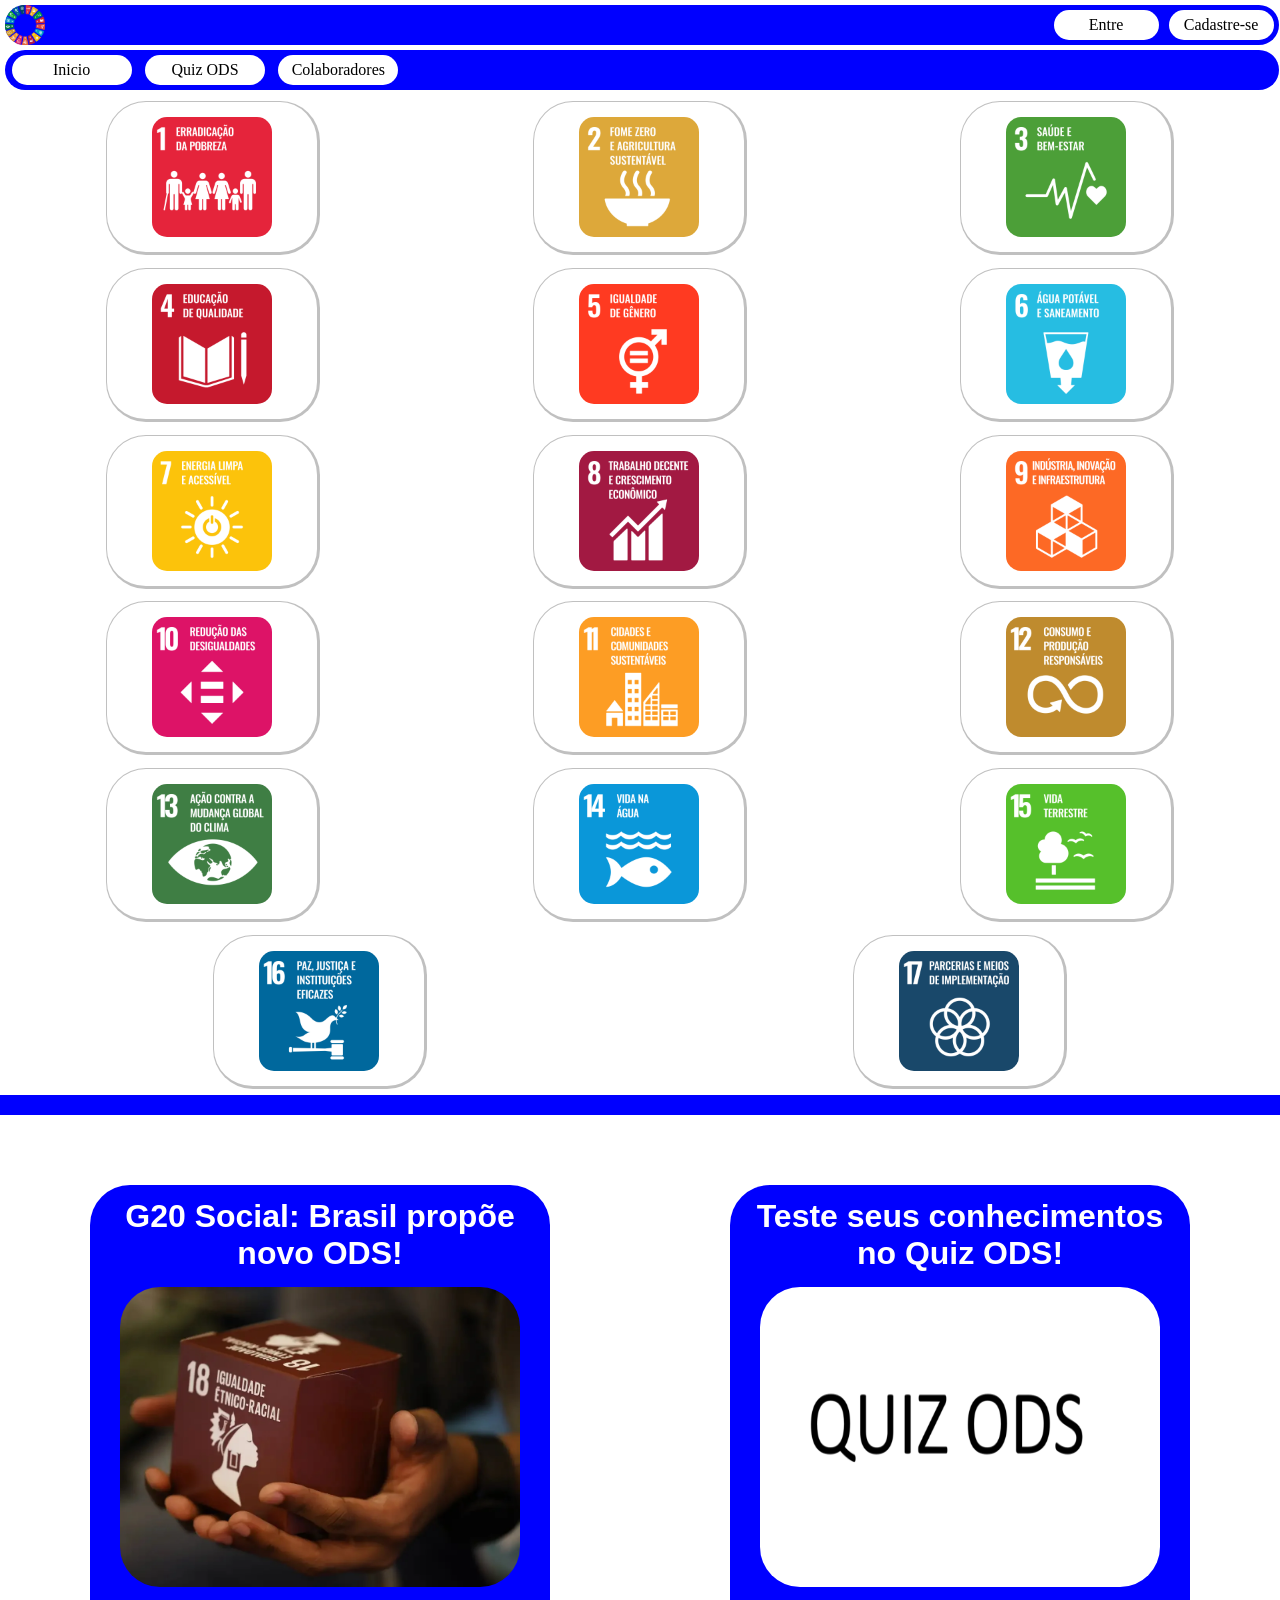
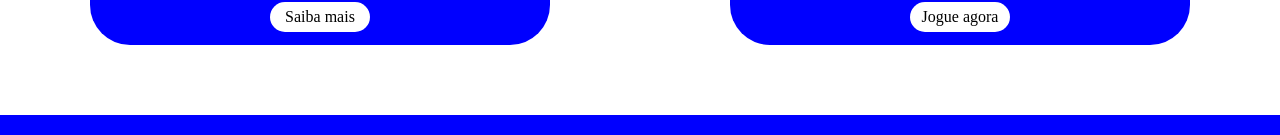
<file: index.html>
<!DOCTYPE html>
<html lang="pt-br">
<head>
    <meta charset="UTF-8">
    <meta name="viewport" content="width=device-width, initial-scale=1.0">
    <link rel="stylesheet" href="style.css">
    <title>Quiz ODS</title>
</head>
<body>
    <header>
        <div class="barraDeNavegacao" id="barraDeNavegacaoLogin">
            <div>
                <img src="./imagens/ONU-circular.png" alt="foto das ODSs">
            </div>
            <nav>
                <ul>
                    <li><a href="#">Entre</a></li>
                    <li><a href="#">Cadastre-se</a></li>
                </ul>
            </nav>
        </div>
        <div class="barraDeNavegacao" id="barraDeNavegacaoNav">
            <nav>
                <ul>
                    <li><a href="index.html">Inicio</a></li>
                    <li><a href="quiz.html">Quiz ODS</a></li>
                    <li ><a href="colaboradores.html">Colaboradores</a></li>
                </ul>
            </nav>
        </div>
    </header>
    <main>
        <div class="blocoPrincipalMenu" id="blocoPrincipalMenu1">
            <div class="blocoSecundarioMenu" id="blocoSecundarioMenu1">
                <div class="separacaoDeBloco">
                    <div class="blocoTerciarioMenu" id="blocoTerciarioMenu1">
                        <a target="_blank" href="https://brasil.un.org/pt-br/sdgs/1"><img src="./imagens/SDG-1.png" alt="ODS1"></a>
                    </div>
    
                    <div class="blocoTerciarioMenu" id="blocoTerciarioMenu2">
                        <a href="https://brasil.un.org/pt-br/sdgs/2" target="_blank"><img src="./imagens/SDG-2.png" alt="ODS2"></a>
                    </div>
    
                    <div class="blocoTerciarioMenu" id="blocoTerciarioMenu3">
                        <a target="_blank" href="https://brasil.un.org/pt-br/sdgs/3"><img src="./imagens/SDG-3.png" alt="ODS3"></a>
                    </div>
                </div>
                <div class="separacaoDeBloco">
                    <div class="blocoTerciarioMenu" id="blocoTerciarioMenu4">
                        <a target="_blank" href="https://brasil.un.org/pt-br/sdgs/4"><img src="./imagens/SDG-4.png" alt="ODS4"></a>
                    </div>
    
                    <div class="blocoTerciarioMenu" id="blocoTerciarioMenu5">
                        <a target="_blank" href="https://brasil.un.org/pt-br/sdgs/5"><img src="./imagens/SDG-5.png" alt="ODS5"></a>
                    </div>
    
                    <div class="blocoTerciarioMenu" id="blocoTerciarioMenu6">
                        <a target="_blank" href="https://brasil.un.org/pt-br/sdgs/6"><img src="./imagens/SDG-6.png" alt="ODS6"></a>
                    </div>
                </div>
            </div>

            <div class="blocoSecundarioMenu" id="blocoSecundarioMenu2">
                <div class="separacaoDeBloco">
                    <div class="blocoTerciarioMenu" id="blocoTerciarioMenu7">
                        <a target="_blank" href="https://brasil.un.org/pt-br/sdgs/7"><img src="./imagens/SDG-7.png" alt="ODS7"></a>
                    </div>
    
                    <div class="blocoTerciarioMenu" id="blocoTerciarioMenu8">
                        <a target="_blank" href="https://brasil.un.org/pt-br/sdgs/8"><img src="./imagens/SDG-8.png" alt="ODS8"></a>
                    </div>
    
                    <div class="blocoTerciarioMenu" id="blocoTerciarioMenu9">
                        <a target="_blank" href="https://brasil.un.org/pt-br/sdgs/9"><img src="./imagens/SDG-9.png" alt="ODS9"></a>
                    </div>
                </div>
                <div class="separacaoDeBloco">
                    <div class="blocoTerciarioMenu" id="blocoTerciarioMenu10">
                        <a target="_blank" href="https://brasil.un.org/pt-br/sdgs/10"><img src="./imagens/SDG-10.png" alt="ODS10"></a>
                    </div>
    
                    <div class="blocoTerciarioMenu" id="blocoTerciarioMenu11">
                        <a target="_blank" href="https://brasil.un.org/pt-br/sdgs/11"><img src="./imagens/SDG-11.png" alt="ODS11"></a>
                    </div>
    
                    <div class="blocoTerciarioMenu" id="blocoTerciarioMenu12">
                        <a target="_blank" href="https://brasil.un.org/pt-br/sdgs/12"><img src="./imagens/SDG-12.png" alt="ODS12"></a>
                    </div>
                </div>                
            </div>

            <div class="blocoSecundarioMenu" id="blocoSecundarioMenu3">
                <div class="separacaoDeBloco" id="separacaoDeBlocoAjuste">
                    <div class="blocoTerciarioMenu" id="blocoTerciarioMenu13">
                        <a target="_blank" href="https://brasil.un.org/pt-br/sdgs/13"><img src="./imagens/SDG-13.png" alt="ODS13"></a>
                    </div>
    
                    <div class="blocoTerciarioMenu" id="blocoTerciarioMenu14">
                        <a target="_blank" href="https://brasil.un.org/pt-br/sdgs/14"><img src="./imagens/SDG-14.png" alt="ODS14"></a>
                    </div>
    
                    <div class="blocoTerciarioMenu" id="blocoTerciarioMenu15">
                        <a target="_blank" href="https://brasil.un.org/pt-br/sdgs/15"><img src="./imagens/SDG-15.png" alt="ODS15"></a>
                    </div>
                </div>
                <div class="separacaoDeBloco" >
                    <div class="blocoTerciarioMenu" id="blocoTerciarioMenu16">
                        <a target="_blank" href="https://brasil.un.org/pt-br/sdgs/16"><img src="./imagens/SDG-16.png" alt="ODS16"></a>
                    </div>
    
                    <div class="blocoTerciarioMenu" id="blocoTerciarioMenu17">
                        <a target="_blank" href="https://brasil.un.org/pt-br/sdgs/17"><img src="./imagens/SDG-17.png" alt="ODS17"></a>
                    </div>
                </div>  
            </div>
        </div>
        <div class="blocoPrincipalMenu" id="blocoPrincipalMenu2">
            <div class="separacaoDeBlocoMenu2" id="separacaoDeBlocoMenu21">
                <div>
                    <h1>G20 Social: Brasil propõe novo ODS!</h1>
                    <img src="./imagens/ODS18.webp" alt="ODS 18">
                    <a target="_blank" href="https://www.cartacapital.com.br/politica/leia-a-integra-da-declaracao-final-do-g20/">Saiba mais</a>
                </div>
            </div>
            <div class="separacaoDeBlocoMenu2" id="separacaoDeBlocoMenu22">
                <div>
                    <h1>Teste seus conhecimentos no Quiz ODS!</h1>
                    <img src="./imagens/Sem título.png" alt="ODS 18">
                    <a href="quiz.html">Jogue agora</a>
                </div>
            </div>
        </div>
    </main>


</body>
</html>
</file>
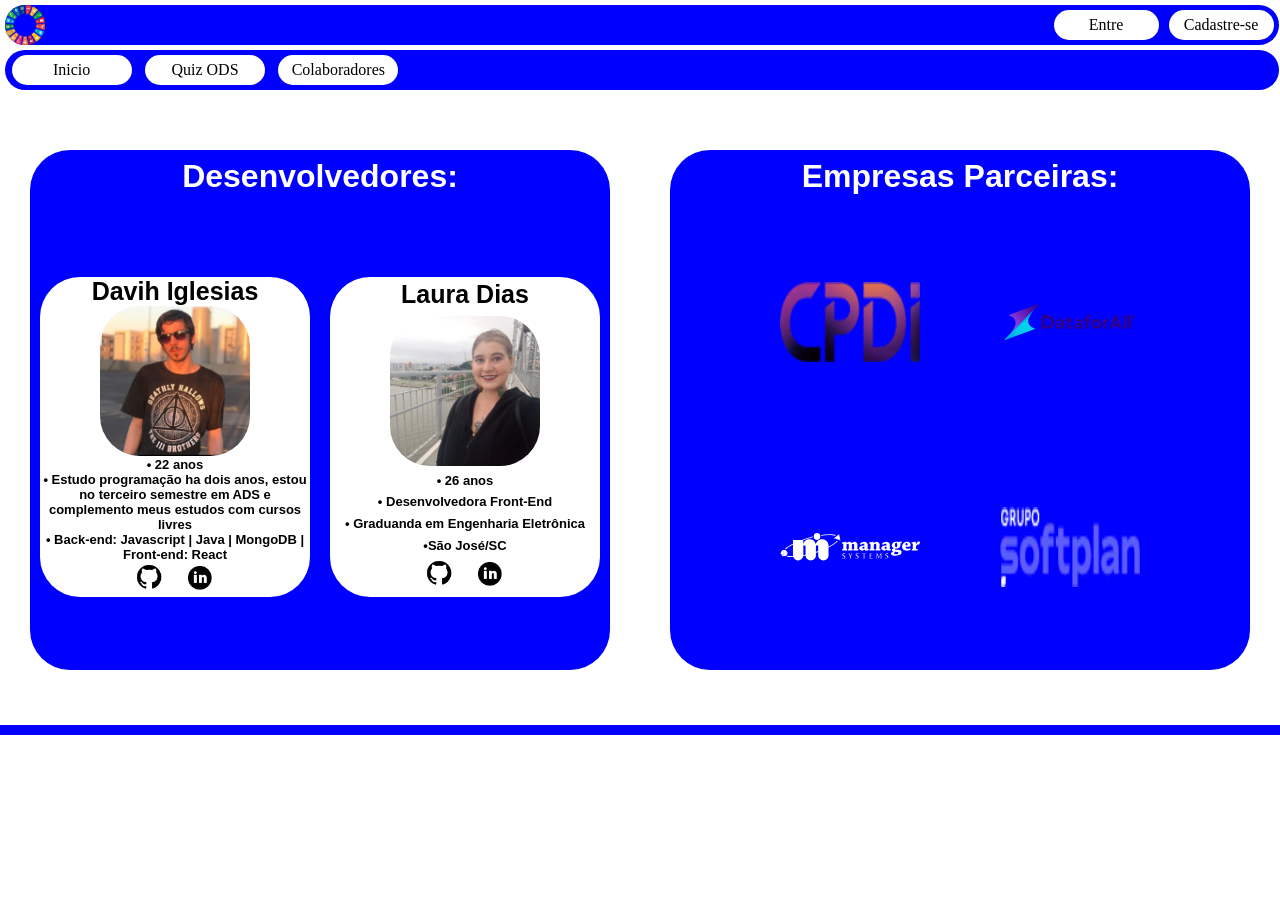
<file: colaboradores.html>
<!DOCTYPE html>
<html lang="pt-br">
<head>
    <meta charset="UTF-8">
    <meta name="viewport" content="width=device-width, initial-scale=1.0">
    <link rel="stylesheet" href="style.css">
    <title>Quiz ODS</title>
</head>
<body>
    <header>
        <div class="barraDeNavegacao" id="barraDeNavegacaoLogin">
            <div>
                <img src="./imagens/ONU-circular.png" alt="foto das ODSs">
            </div>
            <nav>
                <ul>
                    <li><a href="#">Entre</a></li>
                    <li><a href="#">Cadastre-se</a></li>
                </ul>
            </nav>
        </div>
        <div class="barraDeNavegacao" id="barraDeNavegacaoNav">
            <nav>
                <ul>
                    <li><a href="index.html">Inicio</a></li>
                    <li><a href="quiz.html">Quiz ODS</a></li>
                    <li ><a href="colaboradores.html">Colaboradores</a></li>
                </ul>
            </nav>
        </div>
    </header>
    <main>
        <div class="blocoPrincipalColaboradores">
            <div class="blocoSecundarioColaboradores" id="blocoSecundarioColaboradores1">
                <div class="blocoTerciarioMenuColaboradores">
                    <h1>Desenvolvedores:</h1>
                    <div id="devs">
                        <div class="dev" id="dev1">
                            <h1>Davih Iglesias</h1>
                            <img src="./imagens/Davih.enc" alt="Foto de Davih Iglesias">
                            <h2>• 22 anos</h2>
                            <h2>• Estudo programação ha dois anos, estou no terceiro semestre em ADS e complemento meus estudos com cursos livres</h2>
                            <h2>• Back-end: Javascript | Java | MongoDB | Front-end: React</h2>
                            <div>
                                <a target="_blank" href="https://github.com/DavihIglesias"><img src="./imagens/github-logo.png" alt="Logo Github"></a>
                                <a target="_blank" href="#"><img src="./imagens/linkedin-logo.png" alt="Logo Linkedin"></a>  
                            </div>
                        </div>
                        <div class="dev" id="dev2">
                            <h1>Laura Dias</h1>
                            <img src="./imagens/Laura.jpg" alt="Foto de Laura Dias">
                            <h2>• 26 anos</h2>
                            <h2>• Desenvolvedora Front-End</h2>
                            <h2>•  Graduanda em Engenharia Eletrônica</h2>
                            <h2>•São José/SC</h2>
                            <div>
                                <a target="_blank" href="https://github.com/ATaldaLaura"><img src="./imagens/github-logo.png" alt="Logo Github"></a>
                                <a target="_blank" href="https://www.linkedin.com/in/laura-dias-7061b415a/"><img src="./imagens/linkedin-logo.png" alt="Logo Linkedin"></a>  
                            </div>
                        </div>
                    </div>
                </div>
            </div>
            <div class="blocoSecundarioColaboradores" id="blocoSecundarioColaboradores2">
                <div class="blocoTerciarioMenuColaboradores">
                    <h1>Empresas Parceiras:</h1>
                    <div id="parceiros">
                        <div>
                            <a target="_blank" href="https://cpdi.org.br/"><img src="./imagens/cpdi-logo.png" alt="Logo CPDI"></a>
                            <a target="_blank" href="https://dataforall.com.br/"><img src="./imagens/dataforall-logo.svg" alt="Logo DataforAll"></a>
                        </div>
                        <div>
                            <a target="_blank" href="https://managersystems.com.br/"><img src="./imagens/manager-logo.svg" alt="Logo Manager Systems"></a>
                            <a target="_blank" href="https://www.softplan.com.br/"><img src="./imagens/softplan-logo.webp" alt="Logo Softplan"></a>  
                        </div>
                        
                    </div>
                    
                </div>
            </div>
        </div>
    </main>
    <footer>
        <div id="footer">

        </div>
    </footer>
</body>
</file>
<file: style.css>
*{
    margin: 0%;
    padding: 0%;
}
.barraDeNavegacao {
    background-color: blue;
    width: 99.5%;
    height: 40px;
    margin: 5px 5px;
    display: flex;
    flex-direction: row;
    align-items: center;
    justify-content: space-between;
    border-radius: 80px;
}

#barraDeNavegacaoLogin div{
    width: 280px;
    display: flex;
    flex-direction: row;
    justify-content: space-around;
}
#barraDeNavegacaoLogin img{
    width: 40px;
    height: 40px;
}
#barraDeNavegacaoLogin ul{
    width: 230px;
    display: flex;
    flex-direction: row;
    justify-content: space-around;
}
#barraDeNavegacaoNav ul{
    width: 400px;
    display: flex;
    flex-direction: row;
    justify-content: space-around;
}
.barraDeNavegacao li{
    width: 120px;
    height: 30px;
    display: flex;
    justify-content: center;
    align-items: center;
    border-radius: 80px;
    background-color:white;
}
.barraDeNavegacao li a{
    text-decoration: none;
    color: black;
}
.barraDeNavegacao li a:hover{
    color: blue;
    border-bottom: 1px solid black;
}

#barraDeNavegacaoLogin nav ul{
    display: flex;
    justify-content:end;
}
#barraDeNavegacaoLogin div{
    display: flex;
    justify-content: flex-start;
    width: 100px;
}
#barraDeNavegacaoLogin nav li{
    margin: 5px;
}
.blocoPrincipalMenu{
    width: 100%;
    height: 600px;
    border-bottom: 20px blue solid;
    display: flex;
    flex-direction: column;
}
.blocoSecundarioMenu{
    display: flex;
    flex-direction: row;
    justify-content: space-around;
    align-items: center;
    width: 100%;
    height: 200px;
}
.blocoTerciarioMenu{
    display: flex;
    justify-content: center;
    align-items: center;
    width: 210px;
    height: 150px;
    background-color: rgb(255, 255, 255);
    border-radius: 40px;
    border-bottom: 3px rgba(0, 0, 0, 0.247) solid;
    border-right: 3px rgba(0, 0, 0, 0.247) solid;
    border-top: 1px rgba(0, 0, 0, 0.247) solid;
    border-left: 1px rgba(0, 0, 0, 0.247) solid;
}
.blocoTerciarioMenu img {
    margin-top: 4px;
    width: 125px;
    height: 125px;
    border-radius: 15px;
}
.blocoTerciarioMenu img:hover{
    width: 150px;
    height: 140px;
}
.blocoTerciarioMenu h1{
    font-size: 10px;
    text-align: center;
}
.separacaoDeBloco{
    width: 100%;
    display: flex;
    flex-direction: row;
    justify-content: space-around;
}
#separacaoDeBlocoAjuste{
    width: 135%;
    justify-content: space-between;
    margin-right: 30px;
    margin-left: 30px;
}
#blocoPrincipalMenu2{
    display: flex;
    flex-direction: row;
}
.separacaoDeBlocoMenu2 {
    width: 50%;
    height: 100%;
    display: flex;
    justify-content: center;
    align-items: center; 
}
.separacaoDeBlocoMenu2 div{
    display: flex;
    flex-direction: column;
    justify-content: space-around;
    align-items: center;
    width: 500px;
    height: 500px;
    background-color: blue;
    border-radius: 40px;
    padding: 5px;
}
.separacaoDeBlocoMenu2 img{
    width: 400px;
    height: 300px;
    border-radius: 40px;
}
.separacaoDeBlocoMenu2 h1{
    text-align: center;
    font-family: Arial, Helvetica, sans-serif;
    color: white;
}
.separacaoDeBlocoMenu2 a{
    display: flex;
    align-items: center;
    justify-content: center;
    border-radius: 40px;
    width: 100px;
    height: 30px;
    text-decoration: none;
    color: black;
    background-color: white;
}
.separacaoDeBlocoMenu2 a:hover{
    text-decoration: underline;
}
.blocoPrincipalColaboradores{
    display: flex;
    flex-direction: row;
    width: 100%;
    height: 630px;
}
.blocoSecundarioColaboradores{
    display: flex;
    justify-content: center;
    align-items: center;
    width: 50%;
    height: 100%;
}
.blocoTerciarioMenuColaboradores{
    display: flex;
    flex-direction: column;
    justify-content: space-around;
    align-items: center;
    border-radius: 40px;
    width: 630px;
    height: 570px;
    background-color: blue;
}
.blocoTerciarioMenuColaboradores h1{
    font-family: Arial, Helvetica, sans-serif;
    color: white;
}
#devs{
    width: 100%;
    height: 450px;
    display: flex;
    justify-content: space-around;
    align-items:center;
}
#parceiros{
    width: 100%;
    height: 450px;
    display: flex;
    flex-direction: column;
    align-items: center;
    justify-content: center;
}
#parceiros div{
    width: 100%;
    height: 300px;
    display: flex;
    justify-content: center;
    align-items: center;
}
#parceiros img{
    margin: 40px;
    width: 140px;
    height: 80px;
}

.dev{
    display: flex;
    flex-direction: column;
    align-items: center;
    justify-content: space-around;
    width: 270px;
    height: 320px;
    background-color: white;
    border-radius: 40px;
}
.dev h1{
    font-size: 25px;
    color: black;
    font-family: Arial, Helvetica, sans-serif;
}
.dev img{
    border-radius: 40px;
    width: 150px;
    height: 150px;
}
.dev h2{
    font-size: 13px;
    font-family: Arial, Helvetica, sans-serif;
    text-align: center;
}
.dev div{
    width: 100px;
    display: flex;
    flex-direction: row;
    justify-content: space-around;
}
.dev div img{
    width: 30px;
    height: 30px;
}
#footer{
    width: 100%;
    height: 10px;
    background-color: blue;
}
@media screen and (max-width: 1280px){
    .blocoTerciarioMenuColaboradores{
        width: 580px;
        height: 520px;
    }
    .separacaoDeBlocoMenu2 div{
        width: 450px;
        height: 450px;
    }
    #blocoPrincipalMenu1{
        height: 1000px;
    }
    .blocoSecundarioMenu{
    height: 100%;
    display: flex;
    flex-direction: column;
    }
    #separacaoDeBlocoAjuste{
        justify-content: space-around;
        margin: 0px;
        width: 100%;
    }
    .blocoTerciarioMenu img {
        width: 120px;
        height: 120px;
    }
    .blocoTerciarioMenu img:hover{
        width: 140px;
        height: 125px;
    }
}
@media screen and (max-width: 1150px){
    .blocoTerciarioMenuColaboradores{
        width: 500px;
        height: 440px;
    }
    .dev{
        width: 240px;
        height: 300px;
    }
    .dev h1{
        font-size: 23px;
    }
    .dev h2{
        font-size: 11px;
    }
    #parceiros img{
        margin: 20px;
    }
}
@media screen and (max-width: 1020px){
    .blocoTerciarioMenuColaboradores{
        width: 440px;
        height: 440px;
    }
    .dev{
        width: 190px;
    }
}
@media screen and (max-width: 940px){
    .blocoPrincipalColaboradores{
        height: 1000px;
        display: flex;
        flex-direction: column;
        justify-content: center;
        align-items: center;
    }
    #parceiros img{
        margin: 10px;
    }
   .separacaoDeBlocoMenu2 div{
        width: 400px;
        height: 400px;
    } 
    .separacaoDeBlocoMenu2 img{
        width: 320px;
        height: 260px;
    }
    .separacaoDeBlocoMenu2 h1{
        font-size: 25px;
    }
}
@media screen and (max-width: 800px){
   #blocoPrincipalMenu2{
        height: 700px;
        display: flex;
        flex-direction: column;
        justify-content: center;
        align-items: center;
    } 
    .separacaoDeBlocoMenu2 div{
        width: 400px;
        height: 300px;
    } 
    .separacaoDeBlocoMenu2 img{
        width: 260px;
        height: 180px;
    }
    .separacaoDeBlocoMenu2 h1{
        font-size: 20px;
    }
}
@media screen and (max-width: 500px){
    #parceiros img{
        width: 90px;
        height: 40px;
    }
    .blocoTerciarioMenuColaboradores h1{
        font-size: 21px;
    }
    .dev h1{
        font-size: 16px;
    }
    .dev{
        width: 140px;
        height: 360px;
    }
    .dev img{
        width: 100px;
        height: 100px;
    }
    .dev div img{
        width: 20px;
        height: 20px;
    }
    #blocoPrincipalMenu1{
        height: 3000px;
    }
    .separacaoDeBloco{
        flex-direction: column;
        align-items: center;
    }
    .separacaoDeBloco div{
        margin: 10px;
    }
}
@media screen and (max-width: 420px){
    .blocoTerciarioMenuColaboradores h1{
        font-size: 19px;
    }
    #barraDeNavegacaoNav ul{
        width: 380px;
    }
    .barraDeNavegacao li{
        width: 110px;
    }
    .separacaoDeBlocoMenu2 h1{
        font-size: 18px;
    }
}
@media screen and (max-width: 380px){
    .blocoTerciarioMenuColaboradores h1{
        font-size: 18px;
    }
    #barraDeNavegacaoNav ul{
        width: 340px;
    }
    .barraDeNavegacao li{
        width: 100px;
    }
    .separacaoDeBlocoMenu2 h1{
        font-size: 17px;
    }
}
@media screen and (max-width: 340px){
    .blocoTerciarioMenuColaboradores h1{
        font-size: 17px;
    }
    .separacaoDeBlocoMenu2 h1{
        font-size: 16px;
    }
    #barraDeNavegacaoNav ul{
        width: 290px;
    }
    .barraDeNavegacao li{
        width: 88px;
        font-size: 13px;

    }
}
</file>
